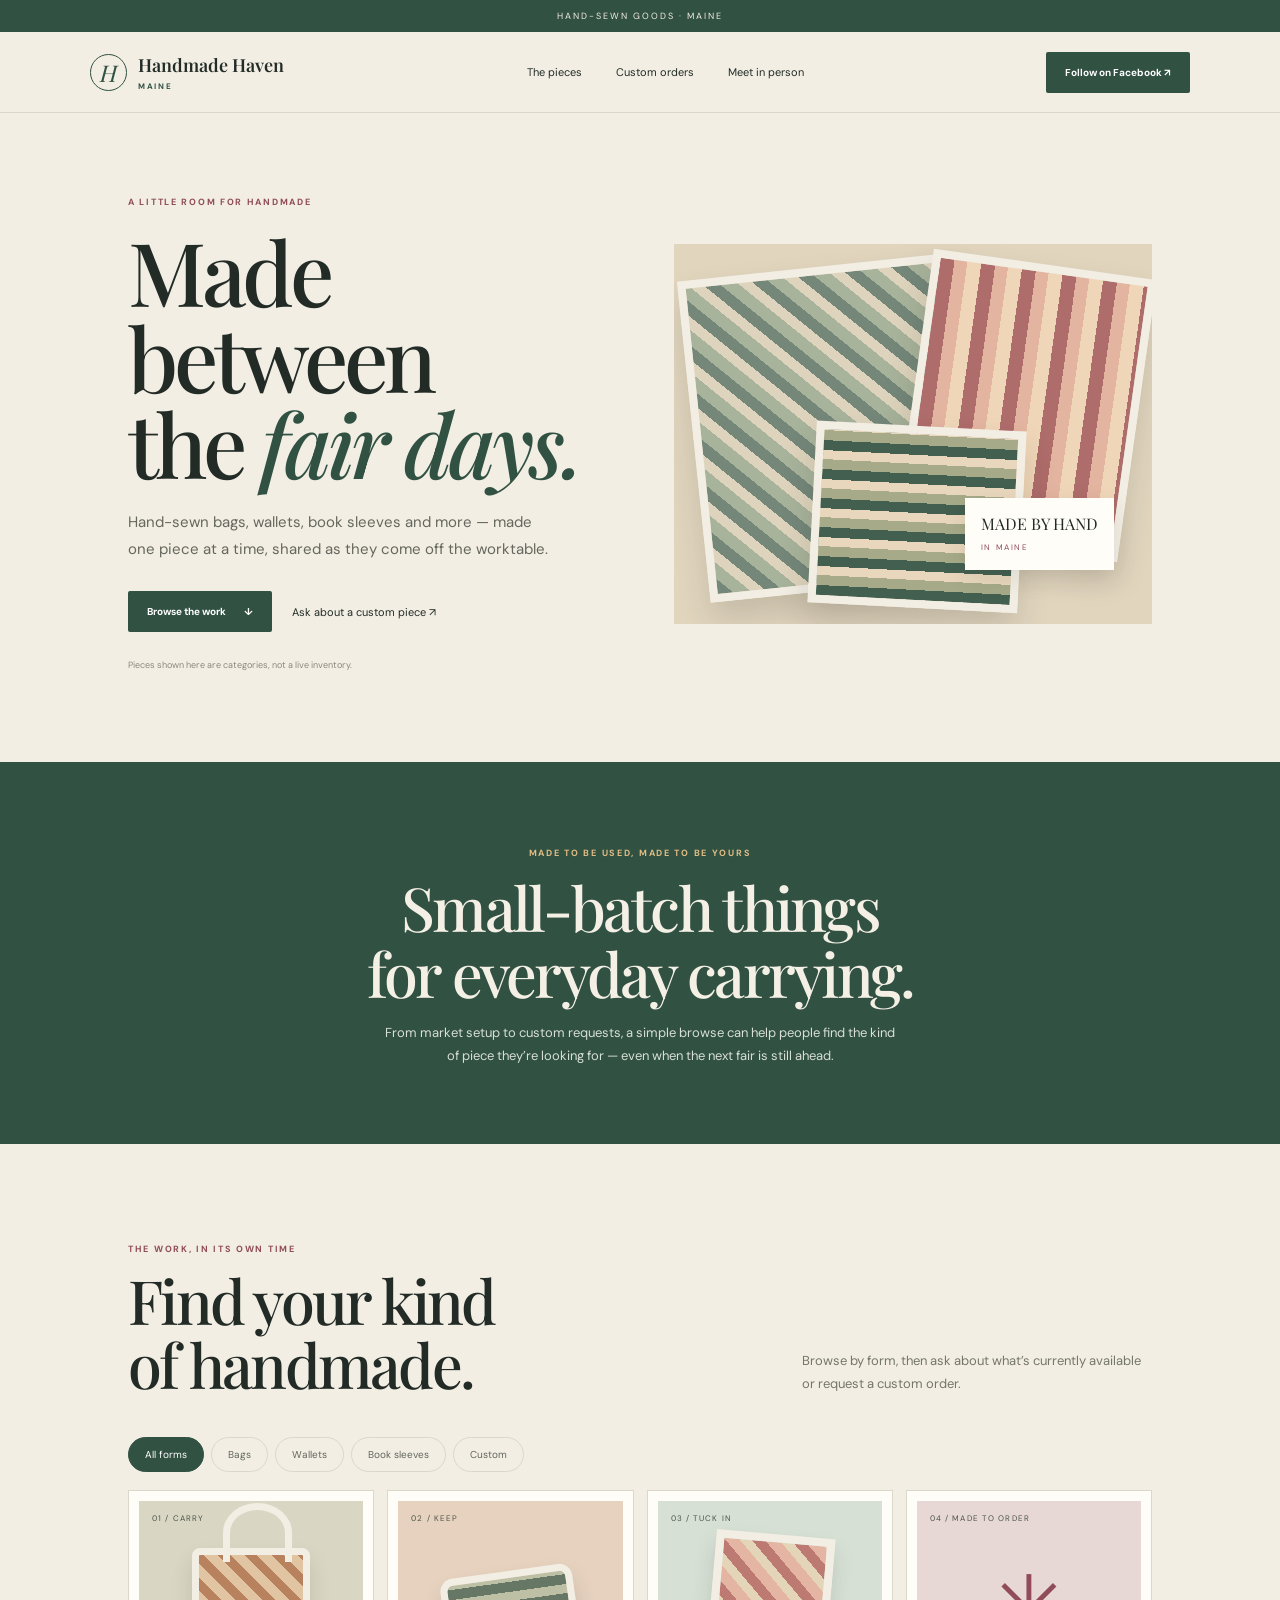
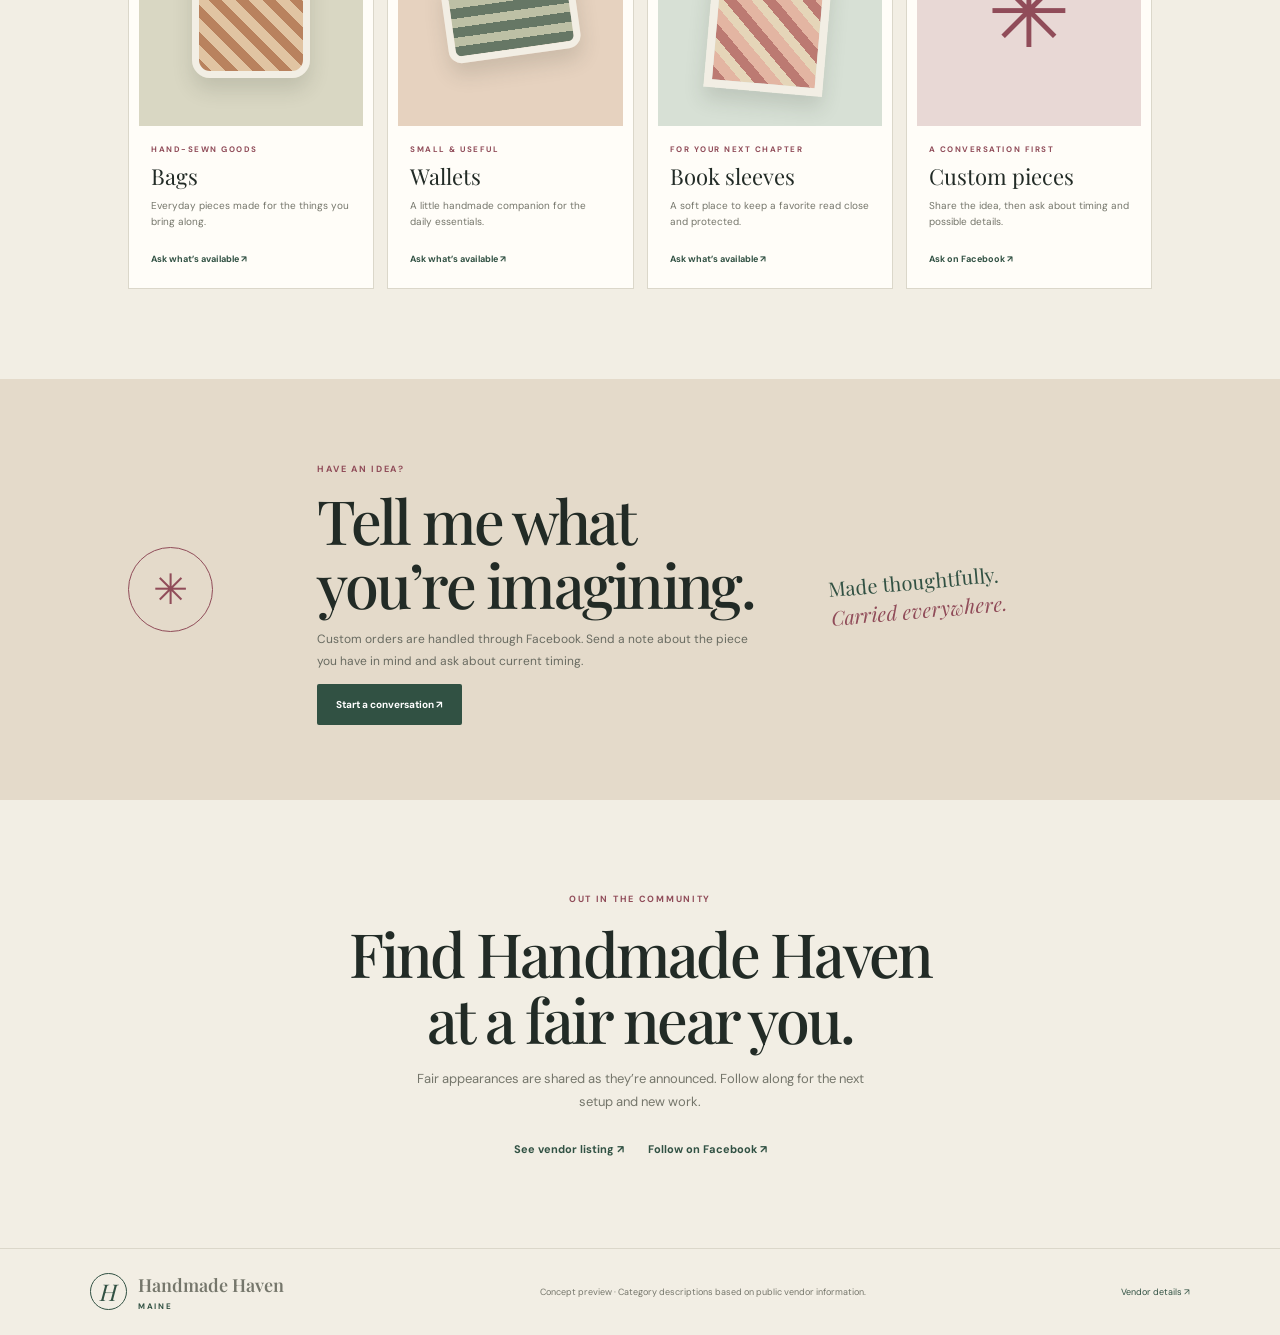
<file: index.html>
<!doctype html><html lang="en"><head><meta charset="utf-8"><meta name="viewport" content="width=device-width,initial-scale=1"><meta name="theme-color" content="#f2eee4"><title>Handmade Haven Maine — Made between fairs</title><link rel="preconnect" href="https://fonts.googleapis.com"><link href="https://fonts.googleapis.com/css2?family=DM+Sans:wght@400;500;600;700&family=Playfair+Display:ital,wght@0,500;0,600;1,500&display=swap" rel="stylesheet"><link rel="stylesheet" href="style.css"></head><body><div class="topline">HAND-SEWN GOODS · MAINE</div><header><a class="brand" href="#home"><span class="tree">H</span><span>Handmade Haven<small>MAINE</small></span></a><nav><a href="#pieces">The pieces</a><a href="#custom">Custom orders</a><a href="#fairs">Meet in person</a></nav><a class="button" href="https://www.facebook.com/" target="_blank" rel="noreferrer">Follow on Facebook ↗</a><button class="menu" aria-label="Open navigation">☰</button></header><main id="home"><section class="hero"><div><p class="eyebrow">A LITTLE ROOM FOR HANDMADE</p><h1>Made between<br>the <i>fair days.</i></h1><p class="lead">Hand-sewn bags, wallets, book sleeves and more — made one piece at a time, shared as they come off the worktable.</p><div class="actions"><a class="button" href="#pieces">Browse the work <span>↓</span></a><a class="text-link" href="#custom">Ask about a custom piece ↗</a></div><p class="fine">Pieces shown here are categories, not a live inventory.</p></div><div class="hero-collage"><div class="fabric f1"></div><div class="fabric f2"></div><div class="fabric f3"></div><div class="label">MADE BY HAND<br><small>IN MAINE</small></div></div></section><section class="manifesto"><p class="eyebrow">MADE TO BE USED, MADE TO BE YOURS</p><h2>Small-batch things<br>for everyday carrying.</h2><p>From market setup to custom requests, a simple browse can help people find the kind of piece they’re looking for — even when the next fair is still ahead.</p></section><section class="pieces" id="pieces"><div class="section-head"><div><p class="eyebrow">THE WORK, IN ITS OWN TIME</p><h2>Find your kind<br>of handmade.</h2></div><p>Browse by form, then ask about what’s currently available or request a custom order.</p></div><div class="swatches" role="group" aria-label="Filter handmade categories"><button class="active" data-filter="all">All forms</button><button data-filter="bags">Bags</button><button data-filter="wallets">Wallets</button><button data-filter="books">Book sleeves</button><button data-filter="custom">Custom</button></div><div class="grid"><article data-kind="bags"><div class="art art-bag"><span>01 / CARRY</span><div class="bagshape"></div></div><p class="eyebrow">HAND-SEWN GOODS</p><h3>Bags</h3><p>Everyday pieces made for the things you bring along.</p><a href="#custom">Ask what’s available ↗</a></article><article data-kind="wallets"><div class="art art-wallet"><span>02 / KEEP</span><div class="walletshape"></div></div><p class="eyebrow">SMALL & USEFUL</p><h3>Wallets</h3><p>A little handmade companion for the daily essentials.</p><a href="#custom">Ask what’s available ↗</a></article><article data-kind="books"><div class="art art-book"><span>03 / TUCK IN</span><div class="bookshape"></div></div><p class="eyebrow">FOR YOUR NEXT CHAPTER</p><h3>Book sleeves</h3><p>A soft place to keep a favorite read close and protected.</p><a href="#custom">Ask what’s available ↗</a></article><article data-kind="custom"><div class="art art-custom"><span>04 / MADE TO ORDER</span><div class="threadshape">✳</div></div><p class="eyebrow">A CONVERSATION FIRST</p><h3>Custom pieces</h3><p>Share the idea, then ask about timing and possible details.</p><a href="https://www.facebook.com/" target="_blank" rel="noreferrer">Ask on Facebook ↗</a></article></div></section><section class="custom" id="custom"><div class="thread">✳</div><div><p class="eyebrow">HAVE AN IDEA?</p><h2>Tell me what<br>you’re imagining.</h2><p>Custom orders are handled through Facebook. Send a note about the piece you have in mind and ask about current timing.</p><a class="button" href="https://www.facebook.com/" target="_blank" rel="noreferrer">Start a conversation ↗</a></div><div class="note">Made thoughtfully.<br><em>Carried everywhere.</em></div></section><section class="fair" id="fairs"><p class="eyebrow">OUT IN THE COMMUNITY</p><h2>Find Handmade Haven<br>at a fair near you.</h2><p>Fair appearances are shared as they’re announced. Follow along for the next setup and new work.</p><a class="text-link" href="https://meetmeatthefair.com/vendors/handmade-haven" target="_blank" rel="noreferrer">See vendor listing ↗</a><a class="text-link" href="https://www.facebook.com/" target="_blank" rel="noreferrer">Follow on Facebook ↗</a></section></main><footer><a class="brand" href="#home"><span class="tree">H</span><span>Handmade Haven<small>MAINE</small></span></a><span>Concept preview · Category descriptions based on public vendor information.</span><a href="https://meetmeatthefair.com/vendors/handmade-haven">Vendor details ↗</a></footer><script src="script.js"></script></body></html>
</file>
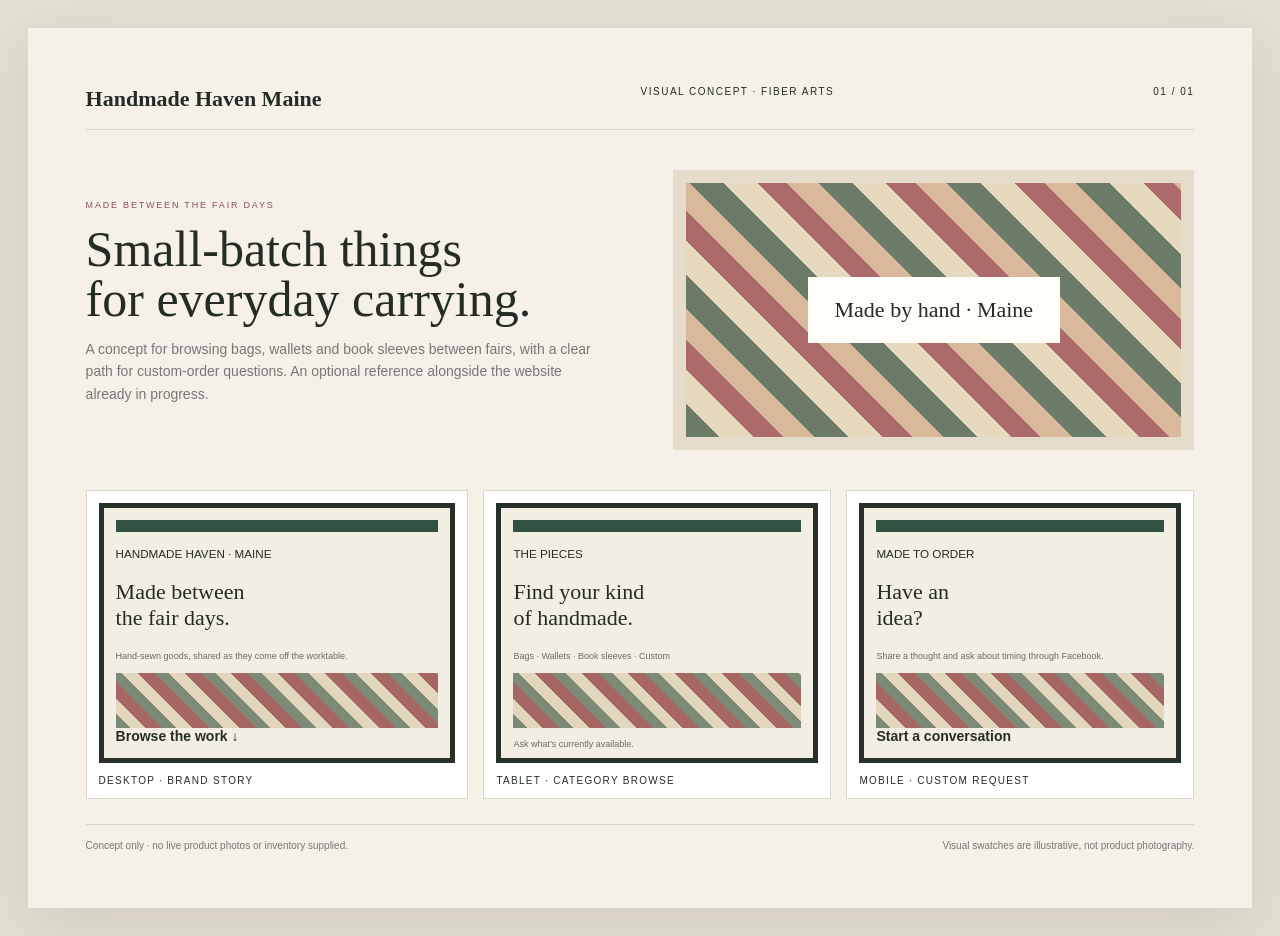
<file: arte/prancha.html>
<!doctype html><html lang="en"><meta charset="utf-8"><meta name="viewport" content="width=device-width,initial-scale=1"><title>Handmade Haven Maine — Concept board</title><style>*{box-sizing:border-box}body{margin:0;background:#e4dfd3;color:#252c26;font:14px Arial,sans-serif;padding:28px}.board{max-width:1440px;margin:auto;background:#f5f1e8;padding:4.5vw;box-shadow:0 16px 55px #30271b18}.head{display:flex;justify-content:space-between;border-bottom:1px solid #d9d7ca;padding-bottom:17px;letter-spacing:.15em;font-size:10px}.head b{font:600 22px Georgia;letter-spacing:0}.hero{display:grid;grid-template-columns:1fr 1fr;gap:6%;align-items:center;padding:40px 0}.hero h1{font:50px Georgia;line-height:1;margin:14px 0}.hero p{line-height:1.6;color:#777}.visual{height:280px;background:repeating-linear-gradient(45deg,#6c7a68 0 24px,#e6d9be 24px 48px,#ac6b6a 48px 69px,#d9b99c 69px 91px);border:13px solid #e5dccb;display:grid;place-items:center}.visual span{background:#fffdf8;padding:20px 27px;font:22px Georgia}.devices{display:grid;grid-template-columns:1.1fr 1fr 1fr;gap:15px}.device{border:1px solid #d9d7ca;background:white;padding:12px}.screen{height:260px;background:#f2eee4;border:5px solid #283129;padding:12px;overflow:hidden}.screen h2{font:22px Georgia}.screen p{font-size:9px;line-height:1.6;color:#6e6b63}.screen .tile{background:repeating-linear-gradient(45deg,#7c8a76 0 10px,#e2d6bd 10px 21px,#a56664 21px 33px);height:55px;margin-top:10px}.bar{height:12px;background:#315143;margin-bottom:13px}.cap{font-size:10px;margin-top:12px;letter-spacing:.13em}.foot{margin-top:25px;border-top:1px solid #d9d7ca;padding-top:15px;color:#777;font-size:10px;display:flex;justify-content:space-between}.tag{color:#904c59;letter-spacing:.2em;font-size:9px}@media(max-width:750px){body{padding:8px}.board{padding:22px}.hero{grid-template-columns:1fr;padding:28px 0}.hero h1{font-size:39px}.visual{height:180px}.devices{grid-template-columns:1fr}.device .screen{height:220px}.foot{display:block;line-height:2}}</style><body><main class="board"><div class="head"><b>Handmade Haven Maine</b><span>VISUAL CONCEPT · FIBER ARTS</span><span>01 / 01</span></div><section class="hero"><div><div class="tag">MADE BETWEEN THE FAIR DAYS</div><h1>Small-batch things<br>for everyday carrying.</h1><p>A concept for browsing bags, wallets and book sleeves between fairs, with a clear path for custom-order questions. An optional reference alongside the website already in progress.</p></div><div class="visual"><span>Made by hand · Maine</span></div></section><section class="devices"><article class="device"><div class="screen"><div class="bar"></div><small>HANDMADE HAVEN · MAINE</small><h2>Made between<br>the fair days.</h2><p>Hand-sewn goods, shared as they come off the worktable.</p><div class="tile"></div><b>Browse the work ↓</b></div><div class="cap">DESKTOP · BRAND STORY</div></article><article class="device"><div class="screen"><div class="bar"></div><small>THE PIECES</small><h2>Find your kind<br>of handmade.</h2><p>Bags · Wallets · Book sleeves · Custom</p><div class="tile"></div><p>Ask what’s currently available.</p></div><div class="cap">TABLET · CATEGORY BROWSE</div></article><article class="device mobile"><div class="screen"><div class="bar"></div><small>MADE TO ORDER</small><h2>Have an<br>idea?</h2><p>Share a thought and ask about timing through Facebook.</p><div class="tile"></div><b>Start a conversation</b></div><div class="cap">MOBILE · CUSTOM REQUEST</div></article></section><div class="foot"><span>Concept only · no live product photos or inventory supplied.</span><span>Visual swatches are illustrative, not product photography.</span></div></main></body></html>
</file>
<file: style.css>
:root{--paper:#f2eee4;--white:#fffdf8;--ink:#222b26;--muted:#75766b;--pine:#315143;--berry:#904c59;--line:#dbd7ca;--ochre:#c9a46f}*{box-sizing:border-box}html{scroll-behavior:smooth}body{margin:0;background:var(--paper);color:var(--ink);font-family:'DM Sans',sans-serif}.topline{padding:10px 7vw;text-align:center;background:var(--pine);color:#f4eddf;font-size:9px;letter-spacing:.22em}header{height:81px;padding:0 7vw;display:flex;align-items:center;justify-content:space-between;border-bottom:1px solid var(--line)}.brand{display:flex;align-items:center;gap:11px;color:inherit;text-decoration:none;font:600 18px 'Playfair Display'}.brand small{display:block;font:700 8px 'DM Sans';letter-spacing:.24em;color:var(--pine);margin-top:4px}.tree{width:37px;height:37px;border:1px solid var(--pine);border-radius:50%;display:grid;place-items:center;color:var(--pine);font:italic 23px 'Playfair Display'}nav{display:flex;gap:34px}nav a,.text-link{font-size:11px;color:inherit;text-decoration:none}.text-link:hover,nav a:hover{color:var(--berry)}.button{display:inline-block;padding:14px 19px;background:var(--pine);color:#fff;text-decoration:none;font-size:10px;font-weight:700;border-radius:2px}.button:hover{background:#243e32}.menu{display:none;border:0;background:none;font-size:24px}.hero{padding:74px 10vw 82px;display:grid;grid-template-columns:1fr 1.02fr;gap:6vw;align-items:center;min-height:570px}.eyebrow{font-size:9px;letter-spacing:.19em;color:var(--berry);font-weight:700}h1,h2{font-family:'Playfair Display',serif;letter-spacing:-.045em;font-weight:500}h1{font-size:clamp(55px,7vw,88px);line-height:.98;margin:20px 0 22px}h1 i{color:var(--pine);font-weight:500}.lead{max-width:425px;font-size:15px;line-height:1.85;color:#65675e}.actions{display:flex;align-items:center;gap:20px;flex-wrap:wrap;margin:27px 0}.actions .button span{margin-left:16px}.fine{font-size:9px;color:#8a887d}.hero-collage{position:relative;min-height:380px;background:#e1d5be;overflow:hidden}.fabric{position:absolute;border:8px solid #f2eee4;box-shadow:0 18px 32px #20251e25}.f1{width:59%;height:85%;left:4%;top:6%;transform:rotate(-6deg);background:repeating-linear-gradient(45deg,#748779 0 11px,#a8b39b 11px 23px,#ded4bd 23px 33px)}.f2{width:47%;height:75%;right:3%;top:5%;transform:rotate(8deg);background:repeating-linear-gradient(90deg,#ae6c6a 0 14px,#e3b4a0 14px 27px,#f0d6b8 27px 41px)}.f3{width:44%;height:48%;left:29%;bottom:4%;transform:rotate(3deg);background:repeating-linear-gradient(0deg,#435f50 0 10px,#a7aa88 10px 20px,#e8d7bc 20px 29px)}.label{position:absolute;right:8%;bottom:14%;padding:16px;background:var(--white);font:16px 'Playfair Display';line-height:1.25;box-shadow:0 8px 25px #232a221a}.label small{font:8px 'DM Sans';letter-spacing:.2em;color:var(--berry)}.manifesto{padding:76px 10vw;background:var(--pine);color:#f5f0e5;text-align:center}.manifesto .eyebrow{color:#e1bd83}.manifesto h2,.fair h2{font-size:clamp(37px,5vw,61px);line-height:1.08;margin:15px 0}.manifesto>p:last-child{max-width:520px;margin:0 auto;color:#d8dfd5;line-height:1.8;font-size:13px}.pieces{padding:90px 10vw}.section-head{display:flex;justify-content:space-between;align-items:end;gap:7vw}.section-head h2,.custom h2{font-size:clamp(39px,5vw,61px);line-height:1.05;margin:13px 0}.section-head>p{max-width:350px;color:var(--muted);font-size:13px;line-height:1.8}.swatches{display:flex;gap:7px;margin:28px 0 18px;overflow:auto}.swatches button{padding:10px 16px;border:1px solid var(--line);border-radius:30px;background:transparent;white-space:nowrap;font:10px 'DM Sans';cursor:pointer;color:#62675f}.swatches button.active,.swatches button:hover{background:var(--pine);color:white;border-color:var(--pine)}.grid{display:grid;grid-template-columns:repeat(4,1fr);gap:13px}.grid article{background:var(--white);padding:10px 10px 21px;border:1px solid var(--line)}.art{height:225px;position:relative;overflow:hidden;display:grid;place-items:center}.art>span{position:absolute;top:12px;left:13px;font-size:8px;letter-spacing:.14em;color:#4b554b}.art-bag{background:#d9d7c3}.art-wallet{background:#e6d2bf}.art-book{background:#d7e0d5}.art-custom{background:#e8d8d5}.bagshape{width:118px;height:130px;border-radius:8px 8px 18px 18px;background:repeating-linear-gradient(45deg,#b9825e 0 9px,#e1c4a2 9px 19px);border:7px solid #f2eee4;box-shadow:0 12px 20px #32352a25;position:relative}.bagshape:before{content:'';position:absolute;width:55px;height:52px;border:7px solid #f2eee4;border-bottom:0;border-radius:50% 50% 0 0;left:24px;top:-52px}.walletshape{width:133px;height:85px;border:7px solid #f2eee4;border-radius:13px;background:repeating-linear-gradient(0deg,#667765 0 10px,#bdc0a5 10px 19px);transform:rotate(-8deg);box-shadow:0 12px 20px #32352a25}.bookshape{width:119px;height:158px;border:8px solid #f2eee4;background:repeating-linear-gradient(45deg,#bc7a72 0 10px,#e3b5a2 10px 21px,#e5d5b8 21px 30px);transform:rotate(5deg);box-shadow:0 12px 20px #32352a25}.threadshape{font-size:100px;color:var(--berry)}.grid .eyebrow{font-size:8px;margin:18px 12px 0}.grid h3{font:22px 'Playfair Display';margin:7px 12px}.grid article>p:not(.eyebrow){margin:0 12px 14px;color:var(--muted);font-size:10px;line-height:1.65;min-height:34px}.grid article>a{margin:0 12px;color:var(--pine);font-size:9px;text-decoration:none;font-weight:700}.custom{padding:75px 10vw;background:#e4daca;display:grid;grid-template-columns:.3fr 1fr .7fr;gap:4vw;align-items:center}.thread{width:85px;height:85px;border:1px solid var(--berry);border-radius:50%;display:grid;place-items:center;color:var(--berry);font-size:42px}.custom p:not(.eyebrow){max-width:450px;color:#696b61;line-height:1.8;font-size:12px}.note{font:20px 'Playfair Display';line-height:1.45;color:var(--pine);transform:rotate(-5deg)}.note em{color:var(--berry)}.fair{text-align:center;padding:84px 10vw}.fair .eyebrow{margin-bottom:14px}.fair>p:not(.eyebrow){max-width:450px;margin:0 auto 20px;color:var(--muted);font-size:13px;line-height:1.8}.fair .text-link{display:inline-block;margin:8px 12px;color:var(--pine);font-weight:700}footer{border-top:1px solid var(--line);padding:24px 7vw;display:flex;justify-content:space-between;align-items:center;color:var(--muted);font-size:9px}footer>a:last-child{color:var(--pine);text-decoration:none}@media(max-width:800px){header{height:68px;padding:0 5vw}header>.button,nav{display:none}.menu{display:block}.hero{padding:48px 6vw 55px;grid-template-columns:1fr;gap:30px}.hero-collage{min-height:310px}h1{font-size:62px}.lead{font-size:13px}.manifesto{padding:60px 7vw}.pieces{padding:65px 6vw}.section-head{display:block}.section-head>p{font-size:12px}.grid{grid-template-columns:1fr 1fr;gap:9px}.art{height:180px}.grid article{padding:8px 8px 17px}.grid h3{font-size:19px}.grid article>p:not(.eyebrow){font-size:9px}.custom{padding:58px 7vw;grid-template-columns:1fr;gap:22px}.thread{width:63px;height:63px;font-size:32px}.note{display:none}.fair{padding:65px 7vw}footer{padding:22px 6vw;align-items:flex-start;flex-direction:column;gap:14px}}@media(prefers-reduced-motion:reduce){*,*::before,*::after{scroll-behavior:auto!important;transition:none!important}}
</file>
